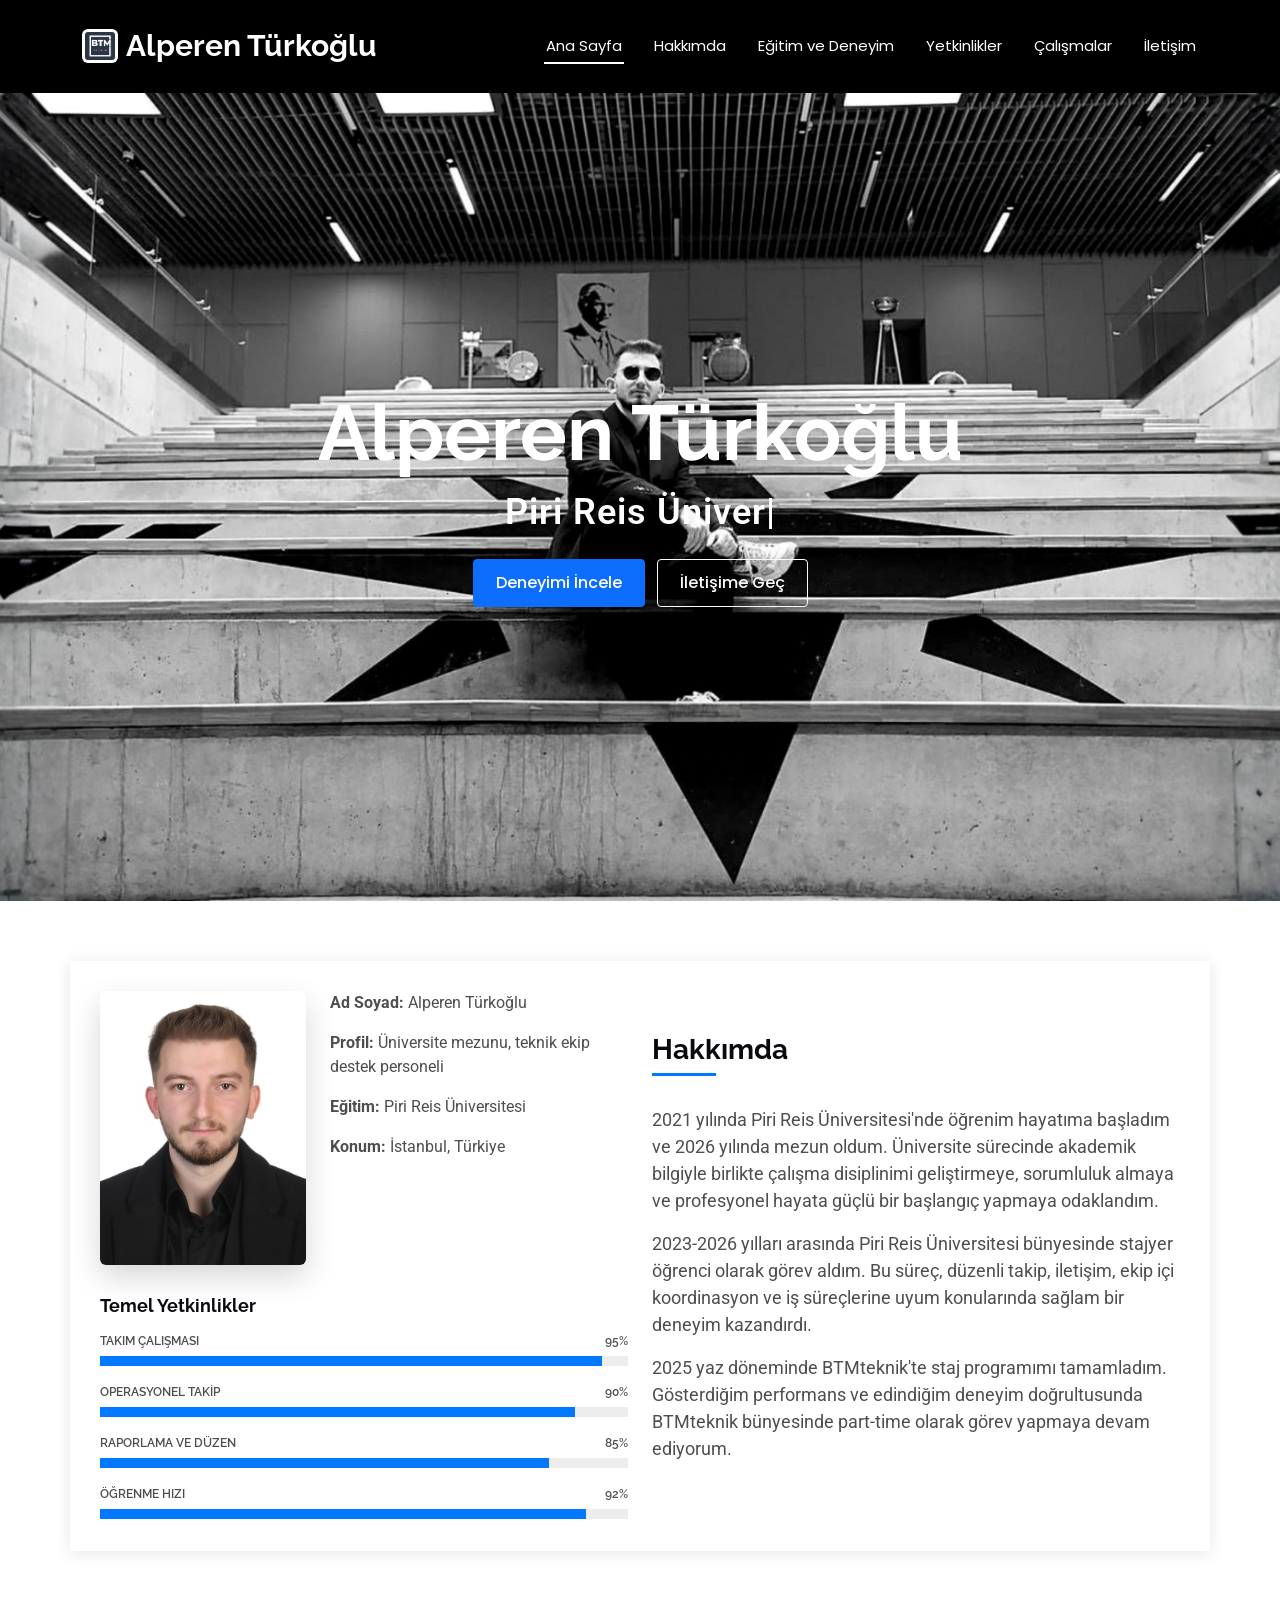
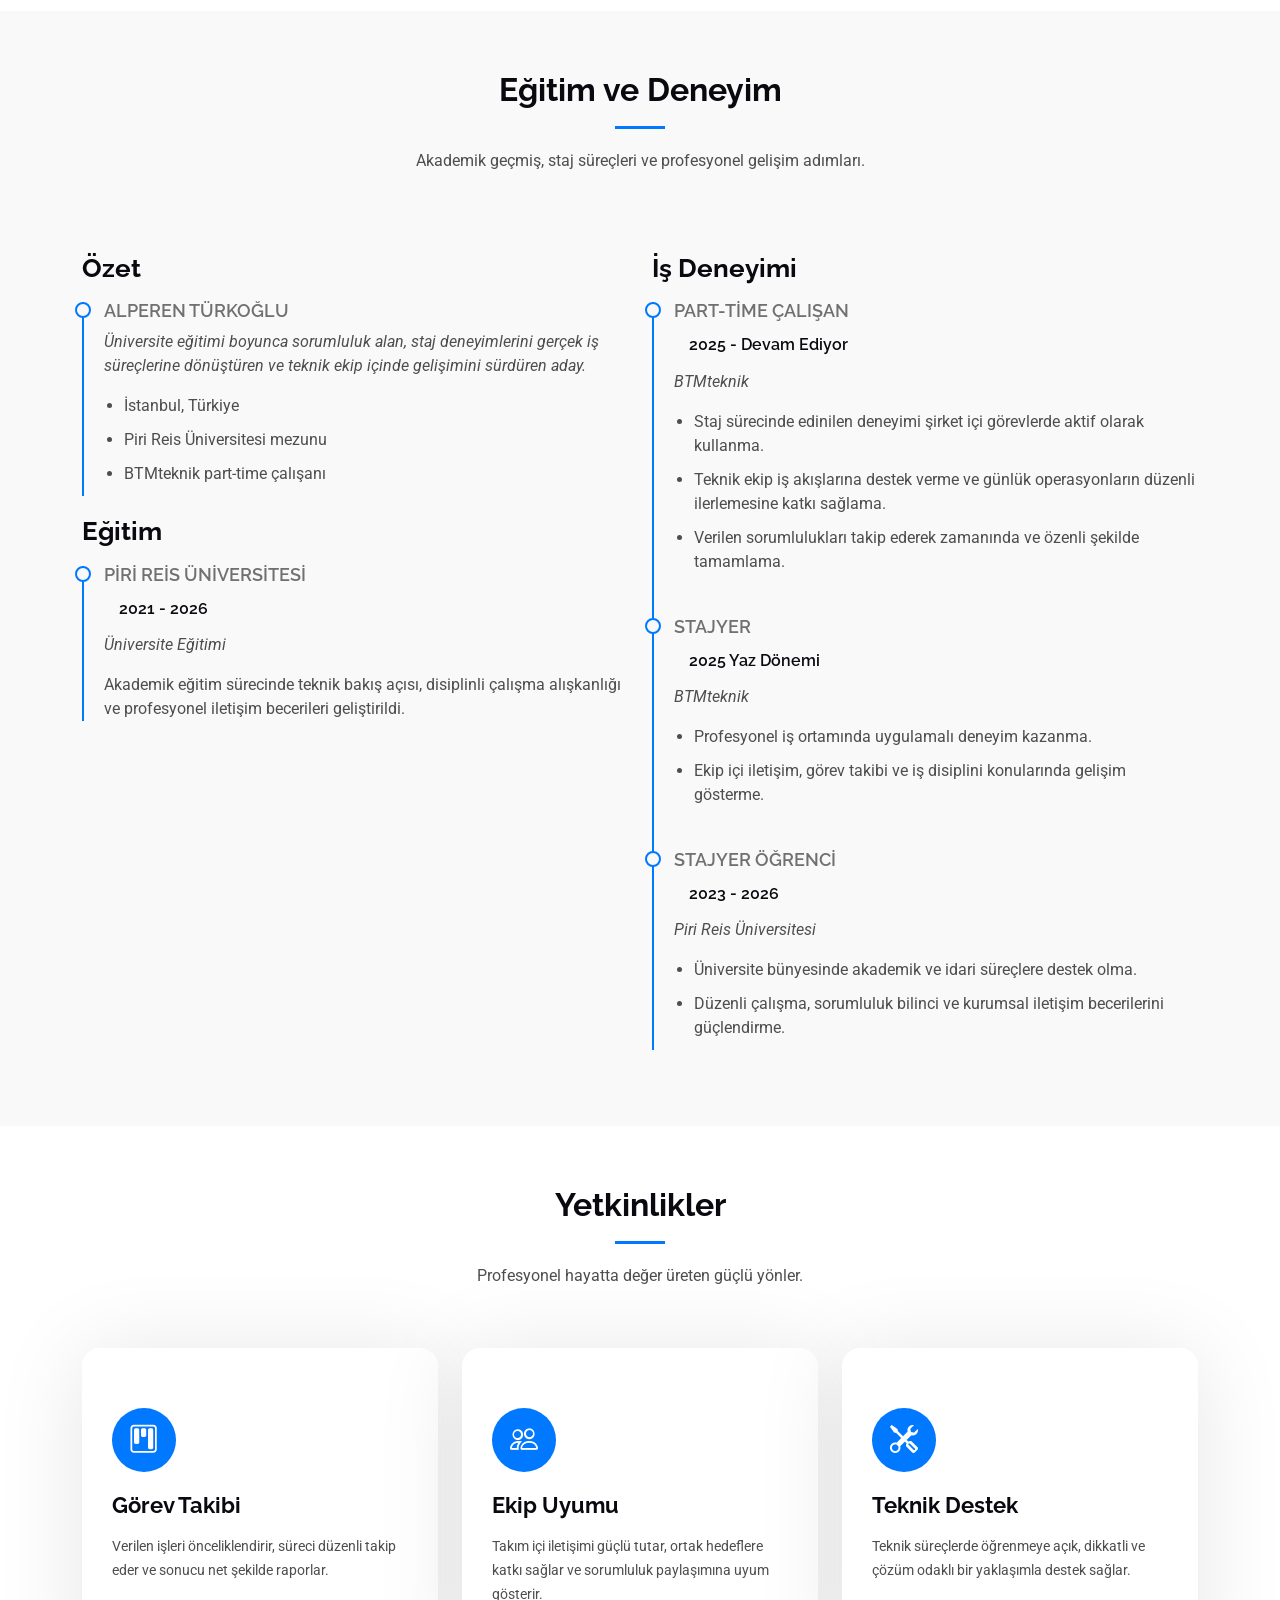
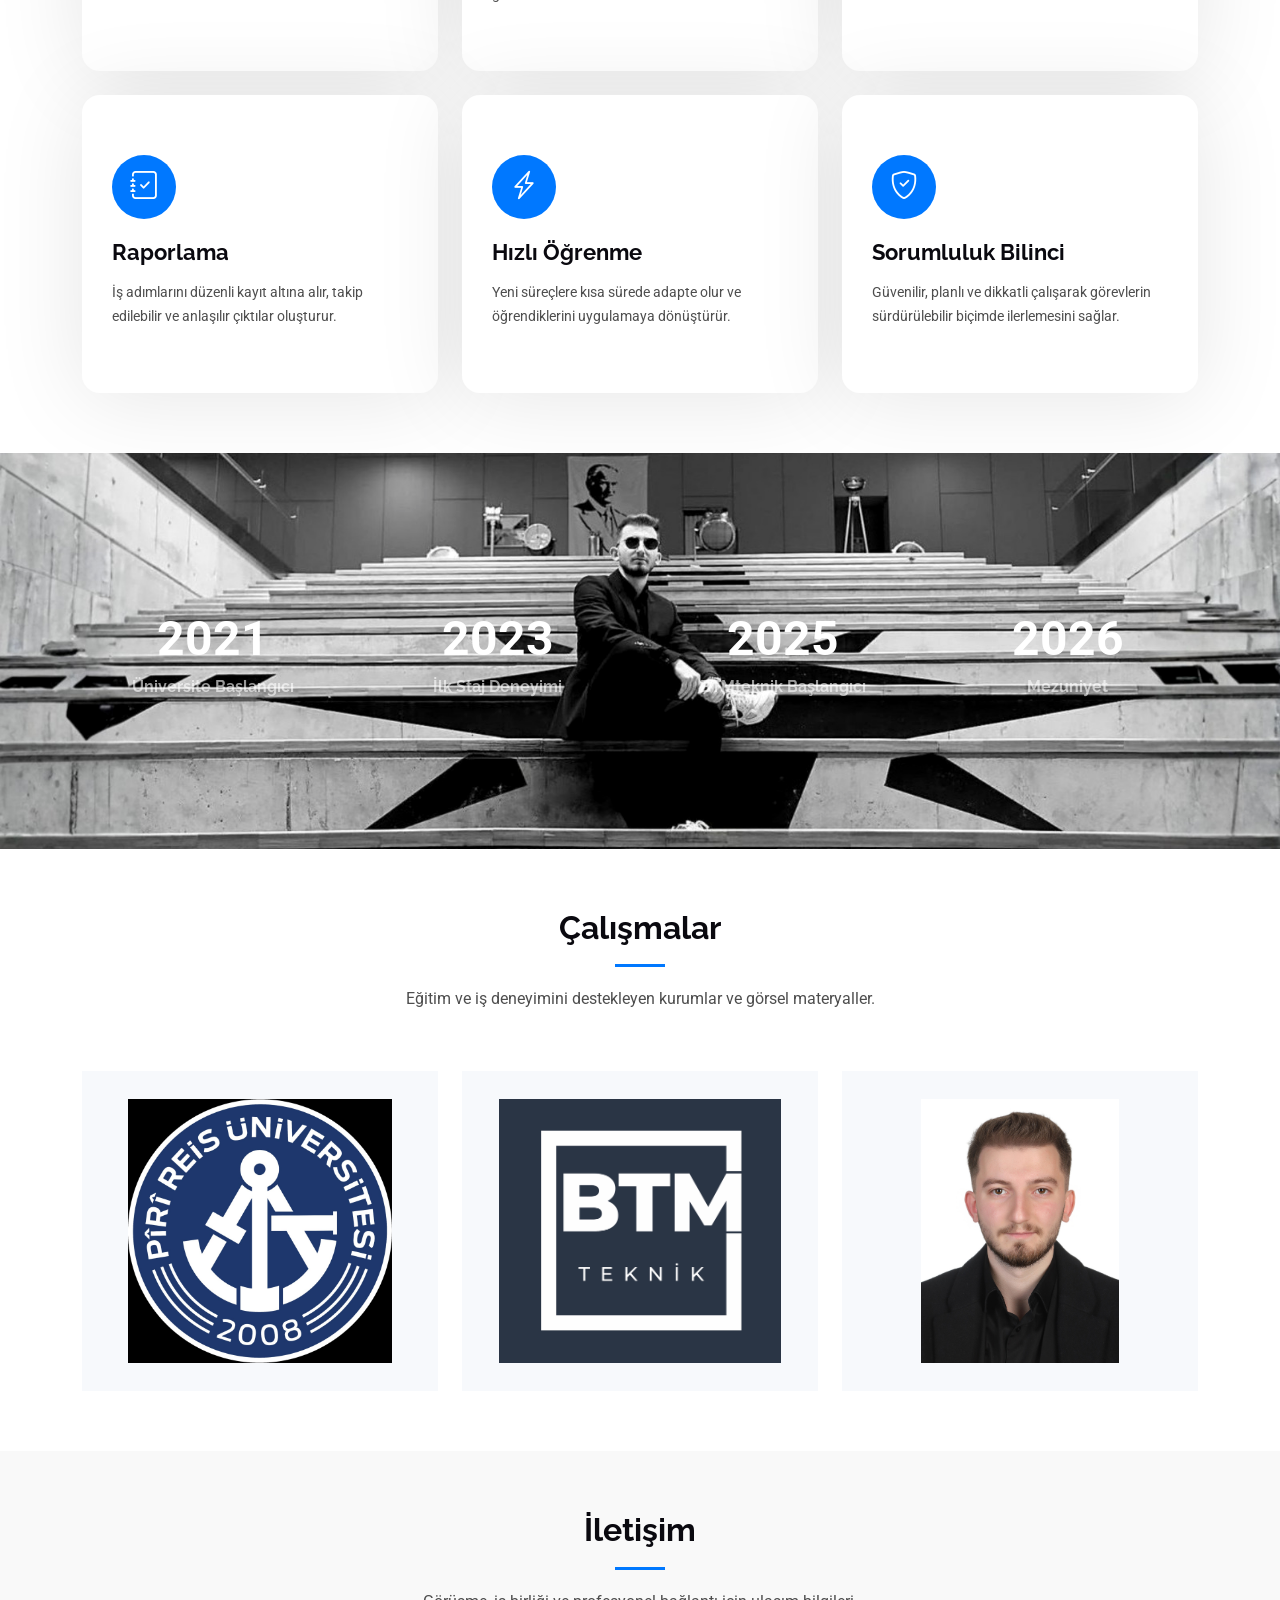
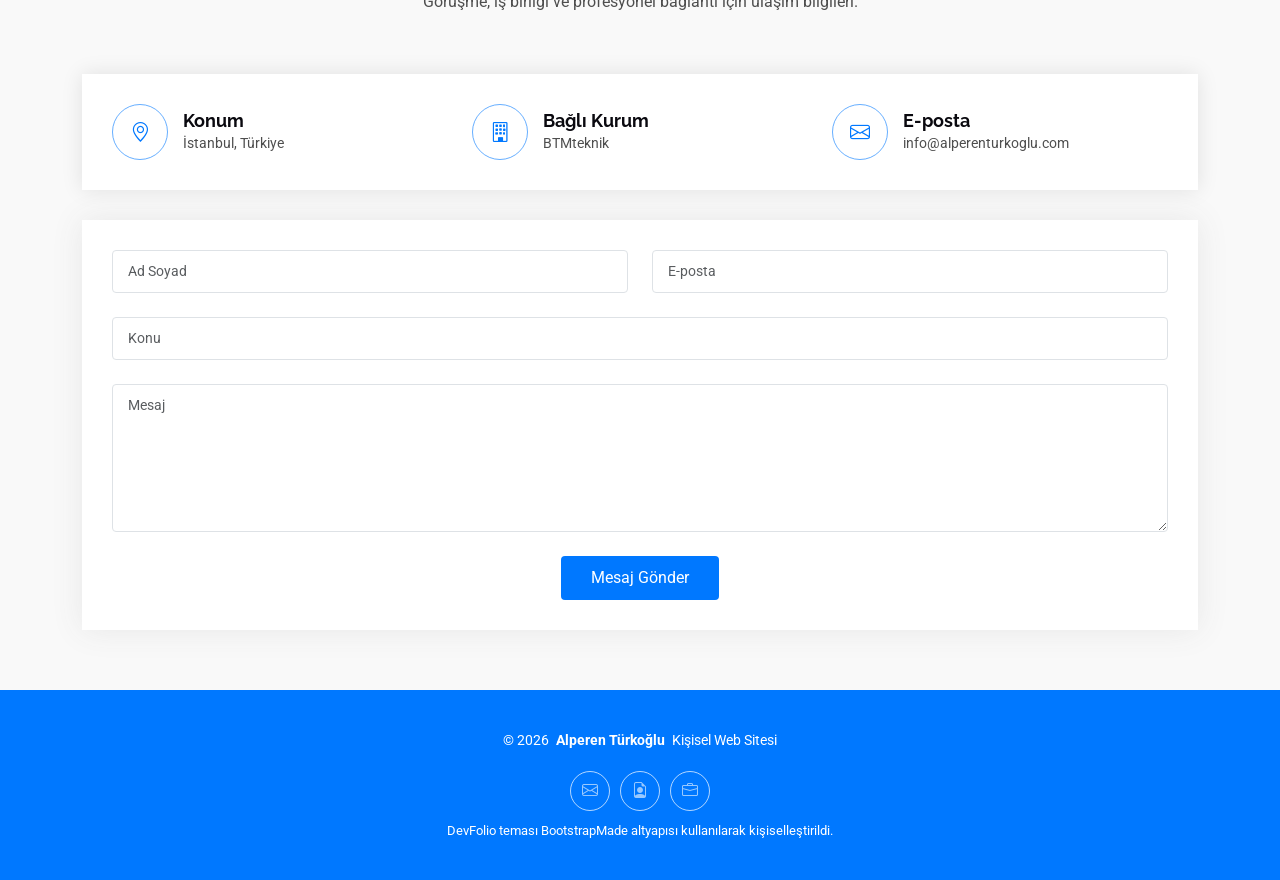
<file: DevFolio/index.html>
<!DOCTYPE html>
<html lang="tr">

<head>
  <meta charset="utf-8">
  <meta content="width=device-width, initial-scale=1.0" name="viewport">
  <title>Alperen Türkoğlu | Kişisel Web Sitesi</title>
  <meta name="description" content="Alperen Türkoğlu'nun eğitim, iş deneyimi, yetkinlik ve iletişim bilgilerini içeren kişisel web sitesi.">
  <meta name="keywords" content="Alperen Türkoğlu, Piri Reis Üniversitesi, BTMteknik, kişisel web sitesi, CV">

  <link href="assets/img/favicon.png" rel="icon">
  <link href="assets/img/apple-touch-icon.png" rel="apple-touch-icon">

  <link href="https://fonts.googleapis.com" rel="preconnect">
  <link href="https://fonts.gstatic.com" rel="preconnect" crossorigin>
  <link href="https://fonts.googleapis.com/css2?family=Roboto:wght@300;400;500;700&family=Poppins:wght@400;500;600;700&family=Raleway:wght@600;700;800&display=swap" rel="stylesheet">

  <link href="assets/vendor/bootstrap/css/bootstrap.min.css" rel="stylesheet">
  <link href="assets/vendor/bootstrap-icons/bootstrap-icons.css" rel="stylesheet">
  <link href="assets/vendor/aos/aos.css" rel="stylesheet">
  <link href="assets/vendor/glightbox/css/glightbox.min.css" rel="stylesheet">
  <link href="assets/vendor/swiper/swiper-bundle.min.css" rel="stylesheet">

  <link href="assets/css/main.css" rel="stylesheet">
</head>

<body class="index-page">

  <header id="header" class="header d-flex align-items-center sticky-top">
    <div class="container-fluid container-xl position-relative d-flex align-items-center justify-content-between">
      <a href="#hero" class="logo d-flex align-items-center">
        <img src="assets/img/btm-logo.png" alt="BTMteknik logosu">
        <h1 class="sitename">Alperen Türkoğlu</h1>
      </a>

      <nav id="navmenu" class="navmenu">
        <ul>
          <li><a href="#hero" class="active">Ana Sayfa</a></li>
          <li><a href="#about">Hakkımda</a></li>
          <li><a href="#resume">Eğitim ve Deneyim</a></li>
          <li><a href="#services">Yetkinlikler</a></li>
          <li><a href="#portfolio">Çalışmalar</a></li>
          <li><a href="#contact">İletişim</a></li>
        </ul>
        <i class="mobile-nav-toggle d-xl-none bi bi-list"></i>
      </nav>
    </div>
  </header>

  <main class="main">
    <section id="hero" class="hero section dark-background">
      <img src="assets/img/erkan-main.jpeg" alt="Alperen Türkoğlu çalışma ortamı" data-aos="fade-in">

      <div class="container d-flex flex-column align-items-center justify-content-center text-center" data-aos="fade-up" data-aos-delay="100">
        <h2>Alperen Türkoğlu</h2>
        <p><span class="typed" data-typed-items="Piri Reis Üniversitesi Mezunu, BTMteknik Part-Time Çalışanı, Gelişime Açık Takım Arkadaşı"></span></p>
        <div class="hero-actions">
          <a href="#resume" class="btn btn-primary">Deneyimi İncele</a>
          <a href="#contact" class="btn btn-outline-light">İletişime Geç</a>
        </div>
      </div>
    </section>

    <section id="about" class="about section">
      <div class="container" data-aos="fade-up" data-aos-delay="100">
        <div class="row gy-4 align-items-center">
          <div class="col-md-6">
            <div class="row justify-content-between gy-4">
              <div class="col-lg-5">
                <img src="assets/img/erkan-profile.jpg" class="img-fluid profile-photo" alt="Alperen Türkoğlu profil fotoğrafı">
              </div>
              <div class="col-lg-7 about-info">
                <p><strong>Ad Soyad: </strong> <span>Alperen Türkoğlu</span></p>
                <p><strong>Profil: </strong> <span>Üniversite mezunu, teknik ekip destek personeli</span></p>
                <p><strong>Eğitim: </strong> <span>Piri Reis Üniversitesi</span></p>
                <p><strong>Konum: </strong> <span>İstanbul, Türkiye</span></p>
              </div>
            </div>

            <div class="skills-content skills-animation">
              <h5>Temel Yetkinlikler</h5>
              <div class="progress">
                <span class="skill"><span>Takım Çalışması</span> <i class="val">95%</i></span>
                <div class="progress-bar-wrap">
                  <div class="progress-bar" role="progressbar" aria-valuenow="95" aria-valuemin="0" aria-valuemax="100"></div>
                </div>
              </div>
              <div class="progress">
                <span class="skill"><span>Operasyonel Takip</span> <i class="val">90%</i></span>
                <div class="progress-bar-wrap">
                  <div class="progress-bar" role="progressbar" aria-valuenow="90" aria-valuemin="0" aria-valuemax="100"></div>
                </div>
              </div>
              <div class="progress">
                <span class="skill"><span>Raporlama ve Düzen</span> <i class="val">85%</i></span>
                <div class="progress-bar-wrap">
                  <div class="progress-bar" role="progressbar" aria-valuenow="85" aria-valuemin="0" aria-valuemax="100"></div>
                </div>
              </div>
              <div class="progress">
                <span class="skill"><span>Öğrenme Hızı</span> <i class="val">92%</i></span>
                <div class="progress-bar-wrap">
                  <div class="progress-bar" role="progressbar" aria-valuenow="92" aria-valuemin="0" aria-valuemax="100"></div>
                </div>
              </div>
            </div>
          </div>

          <div class="col-md-6">
            <div class="about-me">
              <h4>Hakkımda</h4>
              <p>2021 yılında Piri Reis Üniversitesi'nde öğrenim hayatıma başladım ve 2026 yılında mezun oldum. Üniversite sürecinde akademik bilgiyle birlikte çalışma disiplinimi geliştirmeye, sorumluluk almaya ve profesyonel hayata güçlü bir başlangıç yapmaya odaklandım.</p>
              <p>2023-2026 yılları arasında Piri Reis Üniversitesi bünyesinde stajyer öğrenci olarak görev aldım. Bu süreç, düzenli takip, iletişim, ekip içi koordinasyon ve iş süreçlerine uyum konularında sağlam bir deneyim kazandırdı.</p>
              <p>2025 yaz döneminde BTMteknik'te staj programımı tamamladım. Gösterdiğim performans ve edindiğim deneyim doğrultusunda BTMteknik bünyesinde part-time olarak görev yapmaya devam ediyorum.</p>
            </div>
          </div>
        </div>
      </div>
    </section>

    <section id="resume" class="resume section light-background">
      <div class="container section-title" data-aos="fade-up">
        <h2>Eğitim ve Deneyim</h2>
        <p>Akademik geçmiş, staj süreçleri ve profesyonel gelişim adımları.</p>
      </div>

      <div class="container">
        <div class="row">
          <div class="col-lg-6" data-aos="fade-up" data-aos-delay="100">
            <h3 class="resume-title">Özet</h3>
            <div class="resume-item pb-0">
              <h4>Alperen Türkoğlu</h4>
              <p><em>Üniversite eğitimi boyunca sorumluluk alan, staj deneyimlerini gerçek iş süreçlerine dönüştüren ve teknik ekip içinde gelişimini sürdüren aday.</em></p>
              <ul>
                <li>İstanbul, Türkiye</li>
                <li>Piri Reis Üniversitesi mezunu</li>
                <li>BTMteknik part-time çalışanı</li>
              </ul>
            </div>

            <h3 class="resume-title">Eğitim</h3>
            <div class="resume-item">
              <h4>Piri Reis Üniversitesi</h4>
              <h5>2021 - 2026</h5>
              <p><em>Üniversite Eğitimi</em></p>
              <p>Akademik eğitim sürecinde teknik bakış açısı, disiplinli çalışma alışkanlığı ve profesyonel iletişim becerileri geliştirildi.</p>
            </div>
          </div>

          <div class="col-lg-6" data-aos="fade-up" data-aos-delay="200">
            <h3 class="resume-title">İş Deneyimi</h3>
            <div class="resume-item">
              <h4>Part-Time Çalışan</h4>
              <h5>2025 - Devam Ediyor</h5>
              <p><em>BTMteknik</em></p>
              <ul>
                <li>Staj sürecinde edinilen deneyimi şirket içi görevlerde aktif olarak kullanma.</li>
                <li>Teknik ekip iş akışlarına destek verme ve günlük operasyonların düzenli ilerlemesine katkı sağlama.</li>
                <li>Verilen sorumlulukları takip ederek zamanında ve özenli şekilde tamamlama.</li>
              </ul>
            </div>

            <div class="resume-item">
              <h4>Stajyer</h4>
              <h5>2025 Yaz Dönemi</h5>
              <p><em>BTMteknik</em></p>
              <ul>
                <li>Profesyonel iş ortamında uygulamalı deneyim kazanma.</li>
                <li>Ekip içi iletişim, görev takibi ve iş disiplini konularında gelişim gösterme.</li>
              </ul>
            </div>

            <div class="resume-item">
              <h4>Stajyer Öğrenci</h4>
              <h5>2023 - 2026</h5>
              <p><em>Piri Reis Üniversitesi</em></p>
              <ul>
                <li>Üniversite bünyesinde akademik ve idari süreçlere destek olma.</li>
                <li>Düzenli çalışma, sorumluluk bilinci ve kurumsal iletişim becerilerini güçlendirme.</li>
              </ul>
            </div>
          </div>
        </div>
      </div>
    </section>

    <section id="services" class="services section">
      <div class="container section-title" data-aos="fade-up">
        <h2>Yetkinlikler</h2>
        <p>Profesyonel hayatta değer üreten güçlü yönler.</p>
      </div>

      <div class="container">
        <div class="row gy-4">
          <div class="col-lg-4 col-md-6" data-aos="fade-up" data-aos-delay="100">
            <div class="service-item position-relative">
              <div class="icon"><i class="bi bi-kanban"></i></div>
              <h3>Görev Takibi</h3>
              <p>Verilen işleri önceliklendirir, süreci düzenli takip eder ve sonucu net şekilde raporlar.</p>
            </div>
          </div>

          <div class="col-lg-4 col-md-6" data-aos="fade-up" data-aos-delay="200">
            <div class="service-item position-relative">
              <div class="icon"><i class="bi bi-people"></i></div>
              <h3>Ekip Uyumu</h3>
              <p>Takım içi iletişimi güçlü tutar, ortak hedeflere katkı sağlar ve sorumluluk paylaşımına uyum gösterir.</p>
            </div>
          </div>

          <div class="col-lg-4 col-md-6" data-aos="fade-up" data-aos-delay="300">
            <div class="service-item position-relative">
              <div class="icon"><i class="bi bi-tools"></i></div>
              <h3>Teknik Destek</h3>
              <p>Teknik süreçlerde öğrenmeye açık, dikkatli ve çözüm odaklı bir yaklaşımla destek sağlar.</p>
            </div>
          </div>

          <div class="col-lg-4 col-md-6" data-aos="fade-up" data-aos-delay="400">
            <div class="service-item position-relative">
              <div class="icon"><i class="bi bi-journal-check"></i></div>
              <h3>Raporlama</h3>
              <p>İş adımlarını düzenli kayıt altına alır, takip edilebilir ve anlaşılır çıktılar oluşturur.</p>
            </div>
          </div>

          <div class="col-lg-4 col-md-6" data-aos="fade-up" data-aos-delay="500">
            <div class="service-item position-relative">
              <div class="icon"><i class="bi bi-lightning-charge"></i></div>
              <h3>Hızlı Öğrenme</h3>
              <p>Yeni süreçlere kısa sürede adapte olur ve öğrendiklerini uygulamaya dönüştürür.</p>
            </div>
          </div>

          <div class="col-lg-4 col-md-6" data-aos="fade-up" data-aos-delay="600">
            <div class="service-item position-relative">
              <div class="icon"><i class="bi bi-shield-check"></i></div>
              <h3>Sorumluluk Bilinci</h3>
              <p>Güvenilir, planlı ve dikkatli çalışarak görevlerin sürdürülebilir biçimde ilerlemesini sağlar.</p>
            </div>
          </div>
        </div>
      </div>
    </section>

    <section id="stats" class="stats section accent-background">
      <img src="assets/img/erkan-main.jpeg" alt="Çalışma deneyimi arka planı" data-aos="fade-in">
      <div class="container position-relative" data-aos="fade-up" data-aos-delay="100">
        <div class="row gy-4">
          <div class="col-lg-3 col-md-6">
            <div class="stats-item text-center w-100 h-100">
              <span data-purecounter-start="0" data-purecounter-end="2021" data-purecounter-duration="0" class="purecounter">2021</span>
              <p>Üniversite Başlangıcı</p>
            </div>
          </div>
          <div class="col-lg-3 col-md-6">
            <div class="stats-item text-center w-100 h-100">
              <span data-purecounter-start="0" data-purecounter-end="2023" data-purecounter-duration="0" class="purecounter">2023</span>
              <p>İlk Staj Deneyimi</p>
            </div>
          </div>
          <div class="col-lg-3 col-md-6">
            <div class="stats-item text-center w-100 h-100">
              <span data-purecounter-start="0" data-purecounter-end="2025" data-purecounter-duration="0" class="purecounter">2025</span>
              <p>BTMteknik Başlangıcı</p>
            </div>
          </div>
          <div class="col-lg-3 col-md-6">
            <div class="stats-item text-center w-100 h-100">
              <span data-purecounter-start="0" data-purecounter-end="2026" data-purecounter-duration="0" class="purecounter">2026</span>
              <p>Mezuniyet</p>
            </div>
          </div>
        </div>
      </div>
    </section>

    <section id="portfolio" class="portfolio section">
      <div class="container section-title" data-aos="fade-up">
        <h2>Çalışmalar</h2>
        <p>Eğitim ve iş deneyimini destekleyen kurumlar ve görsel materyaller.</p>
      </div>

      <div class="container">
        <div class="row gy-4" data-aos="fade-up" data-aos-delay="100">
          <div class="col-lg-4 col-md-6">
            <div class="portfolio-item">
              <img src="assets/img/pru-logo.jpeg" class="img-fluid" alt="Piri Reis Üniversitesi logosu">
              <div class="portfolio-info">
                <h4>Piri Reis Üniversitesi</h4>
                <p>2021-2026 eğitim ve 2023-2026 stajyer öğrenci deneyimi.</p>
                <a href="assets/img/pru-logo.jpeg" title="Piri Reis Üniversitesi" data-gallery="portfolio-gallery" class="glightbox preview-link"><i class="bi bi-zoom-in"></i></a>
              </div>
            </div>
          </div>

          <div class="col-lg-4 col-md-6">
            <div class="portfolio-item">
              <img src="assets/img/btm-logo.png" class="img-fluid" alt="BTMteknik logosu">
              <div class="portfolio-info">
                <h4>BTMteknik</h4>
                <p>2025 yaz stajı ve devam eden part-time görev.</p>
                <a href="assets/img/btm-logo.png" title="BTMteknik" data-gallery="portfolio-gallery" class="glightbox preview-link"><i class="bi bi-zoom-in"></i></a>
              </div>
            </div>
          </div>

          <div class="col-lg-4 col-md-6">
            <div class="portfolio-item">
              <img src="assets/img/erkan-profile.jpg" class="img-fluid" alt="Alperen Türkoğlu profil çalışması">
              <div class="portfolio-info">
                <h4>Kişisel Profil</h4>
                <p>Profesyonel CV, hakkımda ve iletişim bilgileri için tek sayfalı portfolyo.</p>
                <a href="assets/img/erkan-profile.jpg" title="Kişisel Profil" data-gallery="portfolio-gallery" class="glightbox preview-link"><i class="bi bi-zoom-in"></i></a>
              </div>
            </div>
          </div>
        </div>
      </div>
    </section>

    <section id="contact" class="contact section light-background">
      <div class="container section-title" data-aos="fade-up">
        <h2>İletişim</h2>
        <p>Görüşme, iş birliği ve profesyonel bağlantı için ulaşım bilgileri.</p>
      </div>

      <div class="container" data-aos="fade-up" data-aos-delay="100">
        <div class="info-wrap" data-aos="fade-up" data-aos-delay="200">
          <div class="row gy-5">
            <div class="col-lg-4">
              <div class="info-item d-flex align-items-center">
                <i class="bi bi-geo-alt flex-shrink-0"></i>
                <div>
                  <h3>Konum</h3>
                  <p>İstanbul, Türkiye</p>
                </div>
              </div>
            </div>

            <div class="col-lg-4">
              <div class="info-item d-flex align-items-center">
                <i class="bi bi-building flex-shrink-0"></i>
                <div>
                  <h3>Bağlı Kurum</h3>
                  <p>BTMteknik</p>
                </div>
              </div>
            </div>

            <div class="col-lg-4">
              <div class="info-item d-flex align-items-center">
                <i class="bi bi-envelope flex-shrink-0"></i>
                <div>
                  <h3>E-posta</h3>
                  <p>info@alperenturkoglu.com</p>
                </div>
              </div>
            </div>
          </div>
        </div>

        <form class="contact-form" action="mailto:info@alperenturkoglu.com" method="post" enctype="text/plain" data-aos="fade-up" data-aos-delay="300">
          <div class="row gy-4">
            <div class="col-md-6">
              <input type="text" name="Ad Soyad" class="form-control" placeholder="Ad Soyad" required>
            </div>
            <div class="col-md-6">
              <input type="email" name="E-posta" class="form-control" placeholder="E-posta" required>
            </div>
            <div class="col-md-12">
              <input type="text" name="Konu" class="form-control" placeholder="Konu" required>
            </div>
            <div class="col-md-12">
              <textarea class="form-control" name="Mesaj" rows="6" placeholder="Mesaj" required></textarea>
            </div>
            <div class="col-md-12 text-center">
              <button type="submit">Mesaj Gönder</button>
            </div>
          </div>
        </form>
      </div>
    </section>
  </main>

  <footer id="footer" class="footer accent-background">
    <div class="container">
      <div class="copyright text-center">
        <p>© <span>2026</span> <strong class="px-1 sitename">Alperen Türkoğlu</strong> <span>Kişisel Web Sitesi</span></p>
      </div>
      <div class="social-links d-flex justify-content-center">
        <a href="#contact" aria-label="E-posta"><i class="bi bi-envelope"></i></a>
        <a href="#resume" aria-label="CV"><i class="bi bi-file-earmark-person"></i></a>
        <a href="#portfolio" aria-label="Çalışmalar"><i class="bi bi-briefcase"></i></a>
      </div>
      <div class="credits">
        DevFolio teması BootstrapMade altyapısı kullanılarak kişiselleştirildi.
      </div>
    </div>
  </footer>

  <a href="#" id="scroll-top" class="scroll-top d-flex align-items-center justify-content-center"><i class="bi bi-arrow-up-short"></i></a>
  <div id="preloader"></div>

  <script src="assets/vendor/bootstrap/js/bootstrap.bundle.min.js"></script>
  <script src="assets/vendor/aos/aos.js"></script>
  <script src="assets/vendor/typed.js/typed.umd.js"></script>
  <script src="assets/vendor/waypoints/noframework.waypoints.js"></script>
  <script src="assets/vendor/purecounter/purecounter_vanilla.js"></script>
  <script src="assets/vendor/glightbox/js/glightbox.min.js"></script>
  <script src="assets/vendor/imagesloaded/imagesloaded.pkgd.min.js"></script>
  <script src="assets/vendor/isotope-layout/isotope.pkgd.min.js"></script>
  <script src="assets/vendor/swiper/swiper-bundle.min.js"></script>
  <script src="assets/js/main.js"></script>
</body>

</html>
</file>
<file: DevFolio/assets/css/main.css>
/**
* Template Name: DevFolio
* Template URL: https://bootstrapmade.com/devfolio-bootstrap-portfolio-html-template/
* Updated: Aug 07 2024 with Bootstrap v5.3.3
* Author: BootstrapMade.com
* License: https://bootstrapmade.com/license/
*/

/*--------------------------------------------------------------
# Font & Color Variables
# Help: https://bootstrapmade.com/color-system/
--------------------------------------------------------------*/
/* Fonts */
:root {
  --default-font: "Roboto",  system-ui, -apple-system, "Segoe UI", Roboto, "Helvetica Neue", Arial, "Noto Sans", "Liberation Sans", sans-serif, "Apple Color Emoji", "Segoe UI Emoji", "Segoe UI Symbol", "Noto Color Emoji";
  --heading-font: "Raleway",  sans-serif;
  --nav-font: "Poppins",  sans-serif;
}

/* Global Colors - The following color variables are used throughout the website. Updating them here will change the color scheme of the entire website */
:root { 
  --background-color: #ffffff; /* Background color for the entire website, including individual sections */
  --default-color: #4e4e4e; /* Default color used for the majority of the text content across the entire website */
  --heading-color: #0a090f; /* Color for headings, subheadings and title throughout the website */
  --accent-color: #0078ff; /* Accent color that represents your brand on the website. It's used for buttons, links, and other elements that need to stand out */
  --surface-color: #ffffff; /* The surface color is used as a background of boxed elements within sections, such as cards, icon boxes, or other elements that require a visual separation from the global background. */
  --contrast-color: #ffffff; /* Contrast color for text, ensuring readability against backgrounds of accent, heading, or default colors. */
}

/* Nav Menu Colors - The following color variables are used specifically for the navigation menu. They are separate from the global colors to allow for more customization options */
:root {
  --nav-color: #ffffff;  /* The default color of the main navmenu links */
  --nav-hover-color: #ffffff; /* Applied to main navmenu links when they are hovered over or active */
  --nav-mobile-background-color: #ffffff; /* Used as the background color for mobile navigation menu */
  --nav-dropdown-background-color: #ffffff; /* Used as the background color for dropdown items that appear when hovering over primary navigation items */
  --nav-dropdown-color: #212529; /* Used for navigation links of the dropdown items in the navigation menu. */
  --nav-dropdown-hover-color: #0078ff; /* Similar to --nav-hover-color, this color is applied to dropdown navigation links when they are hovered over. */
}

/* Color Presets - These classes override global colors when applied to any section or element, providing reuse of the sam color scheme. */

.light-background {
  --background-color: #f9f9f9;
  --surface-color: #ffffff;
}

.dark-background {
  --background-color: #060606;
  --default-color: #ffffff;
  --heading-color: #ffffff;
  --surface-color: #252525;
  --contrast-color: #ffffff;
}

.accent-background {
  --background-color: #0078ff;
  --default-color: #ffffff;
  --heading-color: #ffffff;
  --accent-color: #ffffff;
  --surface-color: #3393ff;
  --contrast-color: #ffffff;
}

/* Smooth scroll */
:root {
  scroll-behavior: smooth;
}

/*--------------------------------------------------------------
# General Styling & Shared Classes
--------------------------------------------------------------*/
body {
  color: var(--default-color);
  background-color: var(--background-color);
  font-family: var(--default-font);
}

a {
  color: var(--accent-color);
  text-decoration: none;
  transition: 0.3s;
}

a:hover {
  color: color-mix(in srgb, var(--accent-color), transparent 25%);
  text-decoration: none;
}

h1,
h2,
h3,
h4,
h5,
h6 {
  color: var(--heading-color);
  font-family: var(--heading-font);
}

/* PHP Email Form Messages
------------------------------*/
.php-email-form .error-message {
  display: none;
  background: #df1529;
  color: #ffffff;
  text-align: left;
  padding: 15px;
  margin-bottom: 24px;
  font-weight: 600;
}

.php-email-form .sent-message {
  display: none;
  color: #ffffff;
  background: #059652;
  text-align: center;
  padding: 15px;
  margin-bottom: 24px;
  font-weight: 600;
}

.php-email-form .loading {
  display: none;
  background: var(--surface-color);
  text-align: center;
  padding: 15px;
  margin-bottom: 24px;
}

.php-email-form .loading:before {
  content: "";
  display: inline-block;
  border-radius: 50%;
  width: 24px;
  height: 24px;
  margin: 0 10px -6px 0;
  border: 3px solid var(--accent-color);
  border-top-color: var(--surface-color);
  animation: php-email-form-loading 1s linear infinite;
}

@keyframes php-email-form-loading {
  0% {
    transform: rotate(0deg);
  }

  100% {
    transform: rotate(360deg);
  }
}

/*--------------------------------------------------------------
# Global Header
--------------------------------------------------------------*/
.header {
  --background-color: #000000;
  --default-color: #ffffff;
  --heading-color: #ffffff;
  color: var(--default-color);
  background-color: var(--background-color);
  padding: 20px 0;
  transition: all 0.5s;
  z-index: 997;
}

.header .logo {
  line-height: 1;
}

.header .logo img {
  max-height: 32px;
  margin-right: 8px;
}

.header .logo h1 {
  font-size: 30px;
  margin: 0;
  font-weight: 700;
  color: var(--heading-color);
}

.scrolled .header {
  box-shadow: 0px 0 18px rgba(0, 0, 0, 0.1);
}

/*--------------------------------------------------------------
# Navigation Menu
--------------------------------------------------------------*/
/* Desktop Navigation */
@media (min-width: 1200px) {
  .navmenu {
    padding: 0;
  }

  .navmenu ul {
    margin: 0;
    padding: 0;
    display: flex;
    list-style: none;
    align-items: center;
  }

  .navmenu li {
    position: relative;
  }

  .navmenu>ul>li {
    white-space: nowrap;
    padding: 15px 14px;
  }

  .navmenu>ul>li:last-child {
    padding-right: 0;
  }

  .navmenu a,
  .navmenu a:focus {
    color: var(--nav-color);
    font-size: 15px;
    padding: 0 2px;
    font-family: var(--nav-font);
    font-weight: 400;
    display: flex;
    align-items: center;
    justify-content: space-between;
    white-space: nowrap;
    transition: 0.3s;
    position: relative;
  }

  .navmenu a i,
  .navmenu a:focus i {
    font-size: 12px;
    line-height: 0;
    margin-left: 5px;
    transition: 0.3s;
  }

  .navmenu>ul>li>a:before {
    content: "";
    position: absolute;
    width: 100%;
    height: 2px;
    bottom: -6px;
    left: 0;
    background-color: var(--nav-hover-color);
    visibility: hidden;
    width: 0px;
    transition: all 0.3s ease-in-out 0s;
  }

  .navmenu a:hover:before,
  .navmenu li:hover>a:before,
  .navmenu .active:before {
    visibility: visible;
    width: 100%;
  }

  .navmenu li:hover>a,
  .navmenu .active,
  .navmenu .active:focus {
    color: var(--nav-hover-color);
  }

  .navmenu .dropdown ul {
    margin: 0;
    padding: 10px 0;
    background: var(--nav-dropdown-background-color);
    display: block;
    position: absolute;
    visibility: hidden;
    left: 14px;
    top: 130%;
    opacity: 0;
    transition: 0.3s;
    border-radius: 4px;
    z-index: 99;
    box-shadow: 0px 0px 30px rgba(0, 0, 0, 0.1);
  }

  .navmenu .dropdown ul li {
    min-width: 200px;
  }

  .navmenu .dropdown ul a {
    padding: 10px 20px;
    font-size: 15px;
    text-transform: none;
    color: var(--nav-dropdown-color);
  }

  .navmenu .dropdown ul a i {
    font-size: 12px;
  }

  .navmenu .dropdown ul a:hover,
  .navmenu .dropdown ul .active:hover,
  .navmenu .dropdown ul li:hover>a {
    color: var(--nav-dropdown-hover-color);
  }

  .navmenu .dropdown:hover>ul {
    opacity: 1;
    top: 100%;
    visibility: visible;
  }

  .navmenu .dropdown .dropdown ul {
    top: 0;
    left: -90%;
    visibility: hidden;
  }

  .navmenu .dropdown .dropdown:hover>ul {
    opacity: 1;
    top: 0;
    left: -100%;
    visibility: visible;
  }
}

/* Mobile Navigation */
@media (max-width: 1199px) {
  .mobile-nav-toggle {
    color: var(--nav-color);
    font-size: 28px;
    line-height: 0;
    margin-right: 10px;
    cursor: pointer;
    transition: color 0.3s;
  }

  .navmenu {
    padding: 0;
    z-index: 9997;
  }

  .navmenu ul {
    display: none;
    list-style: none;
    position: absolute;
    inset: 60px 20px 20px 20px;
    padding: 10px 0;
    margin: 0;
    border-radius: 6px;
    background-color: var(--nav-mobile-background-color);
    border: 1px solid color-mix(in srgb, var(--default-color), transparent 90%);
    box-shadow: none;
    overflow-y: auto;
    transition: 0.3s;
    z-index: 9998;
  }

  .navmenu a,
  .navmenu a:focus {
    color: var(--nav-dropdown-color);
    padding: 10px 20px;
    font-family: var(--nav-font);
    font-size: 17px;
    font-weight: 500;
    display: flex;
    align-items: center;
    justify-content: space-between;
    white-space: nowrap;
    transition: 0.3s;
  }

  .navmenu a i,
  .navmenu a:focus i {
    font-size: 12px;
    line-height: 0;
    margin-left: 5px;
    width: 30px;
    height: 30px;
    display: flex;
    align-items: center;
    justify-content: center;
    border-radius: 50%;
    transition: 0.3s;
    background-color: color-mix(in srgb, var(--accent-color), transparent 90%);
  }

  .navmenu a i:hover,
  .navmenu a:focus i:hover {
    background-color: var(--accent-color);
    color: var(--contrast-color);
  }

  .navmenu a:hover,
  .navmenu .active,
  .navmenu .active:focus {
    color: var(--nav-dropdown-hover-color);
  }

  .navmenu .active i,
  .navmenu .active:focus i {
    background-color: var(--accent-color);
    color: var(--contrast-color);
    transform: rotate(180deg);
  }

  .navmenu .dropdown ul {
    position: static;
    display: none;
    z-index: 99;
    padding: 10px 0;
    margin: 10px 20px;
    background-color: var(--nav-dropdown-background-color);
    transition: all 0.5s ease-in-out;
  }

  .navmenu .dropdown ul ul {
    background-color: rgba(33, 37, 41, 0.1);
  }

  .navmenu .dropdown>.dropdown-active {
    display: block;
    background-color: rgba(33, 37, 41, 0.03);
  }

  .mobile-nav-active {
    overflow: hidden;
  }

  .mobile-nav-active .mobile-nav-toggle {
    color: #fff;
    position: absolute;
    font-size: 32px;
    top: 15px;
    right: 15px;
    margin-right: 0;
    z-index: 9999;
  }

  .mobile-nav-active .navmenu {
    position: fixed;
    overflow: hidden;
    inset: 0;
    background: rgba(33, 37, 41, 0.8);
    transition: 0.3s;
  }

  .mobile-nav-active .navmenu>ul {
    display: block;
  }
}

/*--------------------------------------------------------------
# Global Footer
--------------------------------------------------------------*/
.footer {
  color: var(--default-color);
  background-color: var(--background-color);
  font-size: 14px;
  padding: 40px 0;
  position: relative;
}

.footer .copyright p {
  margin-bottom: 0;
}

.footer .social-links {
  margin-top: 20px;
}

.footer .social-links a {
  display: flex;
  align-items: center;
  justify-content: center;
  width: 40px;
  height: 40px;
  border-radius: 50%;
  border: 1px solid color-mix(in srgb, var(--default-color), transparent 30%);
  font-size: 16px;
  color: color-mix(in srgb, var(--default-color), transparent 40%);
  margin: 0 5px;
  transition: 0.3s;
}

.footer .social-links a:hover {
  color: var(--default-color);
  border-color: var(--default-color);
}

.footer .credits {
  margin-top: 10px;
  font-size: 13px;
  text-align: center;
}

.footer .credits a {
  color: color-mix(in srgb, var(--default-color), transparent 30%);
}

/*--------------------------------------------------------------
# Preloader
--------------------------------------------------------------*/
#preloader {
  position: fixed;
  inset: 0;
  z-index: 999999;
  overflow: hidden;
  background: var(--background-color);
  transition: all 0.6s ease-out;
}

#preloader:before {
  content: "";
  position: fixed;
  top: calc(50% - 30px);
  left: calc(50% - 30px);
  border: 6px solid #ffffff;
  border-color: var(--accent-color) transparent var(--accent-color) transparent;
  border-radius: 50%;
  width: 60px;
  height: 60px;
  animation: animate-preloader 1.5s linear infinite;
}

@keyframes animate-preloader {
  0% {
    transform: rotate(0deg);
  }

  100% {
    transform: rotate(360deg);
  }
}

/*--------------------------------------------------------------
# Scroll Top Button
--------------------------------------------------------------*/
.scroll-top {
  position: fixed;
  visibility: hidden;
  opacity: 0;
  right: 15px;
  bottom: -15px;
  z-index: 99999;
  background-color: var(--accent-color);
  width: 44px;
  height: 44px;
  border-radius: 50px;
  transition: all 0.4s;
}

.scroll-top i {
  font-size: 24px;
  color: var(--contrast-color);
  line-height: 0;
}

.scroll-top:hover {
  background-color: color-mix(in srgb, var(--accent-color), transparent 20%);
  color: var(--contrast-color);
}

.scroll-top.active {
  visibility: visible;
  opacity: 1;
  bottom: 15px;
}

/*--------------------------------------------------------------
# Disable aos animation delay on mobile devices
--------------------------------------------------------------*/
@media screen and (max-width: 768px) {
  [data-aos-delay] {
    transition-delay: 0 !important;
  }
}

/*--------------------------------------------------------------
# Global Page Titles & Breadcrumbs
--------------------------------------------------------------*/
.page-title {
  --background-color: color-mix(in srgb, var(--default-color), transparent 96%);
  color: var(--default-color);
  background-color: var(--background-color);
  padding: 25px 0;
  position: relative;
}

.page-title h1 {
  font-size: 24px;
  font-weight: 700;
}

.page-title .breadcrumbs ol {
  display: flex;
  flex-wrap: wrap;
  list-style: none;
  padding: 0;
  margin: 0;
  font-size: 14px;
  font-weight: 400;
}

.page-title .breadcrumbs ol li+li {
  padding-left: 10px;
}

.page-title .breadcrumbs ol li+li::before {
  content: "/";
  display: inline-block;
  padding-right: 10px;
  color: color-mix(in srgb, var(--default-color), transparent 70%);
}

/*--------------------------------------------------------------
# Global Sections
--------------------------------------------------------------*/
section,
.section {
  color: var(--default-color);
  background-color: var(--background-color);
  padding: 60px 0;
  scroll-margin-top: 92px;
  overflow: clip;
}

@media (max-width: 1199px) {

  section,
  .section {
    scroll-margin-top: 76px;
  }
}

/*--------------------------------------------------------------
# Global Section Titles
--------------------------------------------------------------*/
.section-title {
  text-align: center;
  padding-bottom: 60px;
  position: relative;
}

.section-title h2 {
  font-size: 32px;
  font-weight: 700;
  margin-bottom: 20px;
  padding-bottom: 20px;
  position: relative;
}

.section-title h2:after {
  content: "";
  position: absolute;
  display: block;
  width: 50px;
  height: 3px;
  background: var(--accent-color);
  left: 0;
  right: 0;
  bottom: 0;
  margin: auto;
}

.section-title p {
  margin-bottom: 0;
}

/*--------------------------------------------------------------
# Hero Section
--------------------------------------------------------------*/
.hero {
  width: 100%;
  min-height: calc(100vh - 92px);
  position: relative;
  padding: 60px 0;
  display: flex;
  align-items: center;
  justify-content: center;
}

.hero img {
  position: absolute;
  inset: 0;
  display: block;
  width: 100%;
  height: 100%;
  object-fit: cover;
  z-index: 1;
}

.hero:before {
  content: "";
  background: color-mix(in srgb, var(--background-color), transparent 30%);
  position: absolute;
  inset: 0;
  z-index: 2;
}

.hero .container {
  position: relative;
  z-index: 3;
}

.hero h2 {
  margin: 0;
  font-size: 64px;
  font-weight: 700;
}

.hero p {
  margin: 5px 0 0 0;
  font-size: 36px;
  font-weight: 600;
}

.hero p span {
  letter-spacing: 1px;
}

@media (max-width: 768px) {
  .hero h2 {
    font-size: 32px;
  }

  .hero p {
    font-size: 20px;
  }
}

/*--------------------------------------------------------------
# About Section
--------------------------------------------------------------*/
.about .container {
  background-color: var(--surface-color);
  box-shadow: 0px 2px 15px rgba(0, 0, 0, 0.1);
  padding: 30px;
}

.about .skills-content h5 {
  font-size: 18px;
  font-weight: 700;
  margin: 30px 0 15px 0;
}

.about .progress {
  height: 36px;
  display: block;
  background: none;
  border-radius: 0;
  margin-top: 15px;
}

.about .progress .skill {
  color: var(--default-color);
  padding: 0;
  margin: 0 0 6px 0;
  text-transform: uppercase;
  display: block;
  font-weight: 600;
  font-family: var(--heading-font);
}

.about .progress .skill .val {
  float: right;
  font-style: normal;
}

.about .progress-bar-wrap {
  background: color-mix(in srgb, var(--default-color), transparent 90%);
  height: 10px;
}

.about .progress-bar {
  width: 1px;
  height: 10px;
  transition: 0.9s;
  background-color: var(--accent-color);
}

.about .about-me h4 {
  font-size: 28px;
  position: relative;
  padding-bottom: 10px;
  margin-bottom: 30px;
  font-weight: 700;
}

.about .about-me h4:after {
  content: "";
  position: absolute;
  display: block;
  width: 64px;
  height: 3px;
  background: var(--accent-color);
  left: 0;
  bottom: 0;
  margin: auto;
}

.about .about-me p {
  font-size: 18px;
}

/*--------------------------------------------------------------
# Resume Section
--------------------------------------------------------------*/
.resume .resume-title {
  color: var(--heading-color);
  font-size: 26px;
  font-weight: 700;
  margin-top: 20px;
  margin-bottom: 20px;
}

.resume .resume-item {
  padding: 0 0 20px 20px;
  margin-top: -2px;
  border-left: 2px solid var(--accent-color);
  position: relative;
}

.resume .resume-item h4 {
  line-height: 18px;
  font-size: 18px;
  font-weight: 600;
  text-transform: uppercase;
  color: color-mix(in srgb, var(--default-color), transparent 20%);
  margin-bottom: 10px;
}

.resume .resume-item h5 {
  font-size: 16px;
  padding: 5px 15px;
  display: inline-block;
  font-weight: 600;
  margin-bottom: 10px;
}

.resume .resume-item ul {
  padding-left: 20px;
}

.resume .resume-item ul li {
  padding-bottom: 10px;
}

.resume .resume-item:last-child {
  padding-bottom: 0;
}

.resume .resume-item::before {
  content: "";
  position: absolute;
  width: 16px;
  height: 16px;
  border-radius: 50px;
  left: -9px;
  top: 0;
  background: var(--background-color);
  border: 2px solid var(--accent-color);
}

/*--------------------------------------------------------------
# Services Section
--------------------------------------------------------------*/
.services .service-item {
  background-color: var(--surface-color);
  box-shadow: 0px 5px 90px 0px rgba(0, 0, 0, 0.1);
  padding: 60px 30px;
  transition: all ease-in-out 0.3s;
  border-radius: 18px;
  border-bottom: 5px solid var(--surface-color);
  height: 100%;
}

.services .service-item .icon {
  color: var(--contrast-color);
  background: var(--accent-color);
  margin: 0;
  width: 64px;
  height: 64px;
  border-radius: 50px;
  display: flex;
  align-items: center;
  justify-content: center;
  margin-bottom: 20px;
  font-size: 28px;
  transition: ease-in-out 0.3s;
}

.services .service-item h3 {
  font-weight: 700;
  margin: 10px 0 15px 0;
  font-size: 22px;
  transition: ease-in-out 0.3s;
}

.services .service-item p {
  line-height: 24px;
  font-size: 14px;
  margin-bottom: 0;
}

@media (min-width: 1365px) {
  .services .service-item:hover {
    transform: translateY(-10px);
    border-color: var(--accent-color);
  }

  .services .service-item:hover h3 {
    color: var(--accent-color);
  }
}

/*--------------------------------------------------------------
# Stats Section
--------------------------------------------------------------*/
.stats {
  position: relative;
  padding: 120px 0;
}

.stats img {
  position: absolute;
  inset: 0;
  display: block;
  width: 100%;
  height: 100%;
  object-fit: cover;
  z-index: 1;
}

.stats:before {
  content: "";
  background: color-mix(in srgb, var(--background-color), transparent 40%);
  position: absolute;
  inset: 0;
  z-index: 2;
}

.stats .container {
  position: relative;
  z-index: 3;
}

.stats .stats-item {
  padding: 30px;
  width: 100%;
}

.stats .stats-item span {
  font-size: 48px;
  display: block;
  color: var(--default-color);
  font-weight: 700;
}

.stats .stats-item p {
  padding: 0;
  margin: 0;
  font-family: var(--heading-font);
  font-size: 16px;
  font-weight: 700;
  color: color-mix(in srgb, var(--default-color), transparent 40%);
}

/*--------------------------------------------------------------
# Portfolio Section
--------------------------------------------------------------*/
.portfolio .portfolio-filters {
  padding: 0;
  margin: 0 auto 20px auto;
  list-style: none;
  text-align: center;
}

.portfolio .portfolio-filters li {
  cursor: pointer;
  display: inline-block;
  padding: 0;
  font-size: 16px;
  font-weight: 600;
  margin: 0 10px;
  line-height: 1;
  text-transform: uppercase;
  margin-bottom: 5px;
  transition: all 0.3s ease-in-out;
}

.portfolio .portfolio-filters li:hover,
.portfolio .portfolio-filters li.filter-active {
  color: var(--accent-color);
}

.portfolio .portfolio-filters li:first-child {
  margin-left: 0;
}

.portfolio .portfolio-filters li:last-child {
  margin-right: 0;
}

@media (max-width: 575px) {
  .portfolio .portfolio-filters li {
    font-size: 14px;
    margin: 0 5px;
  }
}

.portfolio .portfolio-item {
  position: relative;
}

.portfolio .portfolio-item .portfolio-info {
  opacity: 0;
  position: absolute;
  left: 30px;
  right: 30px;
  bottom: 0;
  z-index: 3;
  transition: all ease-in-out 0.3s;
  background: color-mix(in srgb, var(--background-color), transparent 10%);
  padding: 15px;
}

.portfolio .portfolio-item .portfolio-info h4 {
  font-size: 18px;
  font-weight: 600;
  padding-right: 50px;
}

.portfolio .portfolio-item .portfolio-info p {
  color: color-mix(in srgb, var(--default-color), transparent 30%);
  font-size: 14px;
  margin-bottom: 0;
  padding-right: 50px;
}

.portfolio .portfolio-item .portfolio-info .preview-link,
.portfolio .portfolio-item .portfolio-info .details-link {
  position: absolute;
  right: 50px;
  font-size: 24px;
  top: calc(50% - 14px);
  color: color-mix(in srgb, var(--default-color), transparent 30%);
  transition: 0.3s;
  line-height: 0;
}

.portfolio .portfolio-item .portfolio-info .preview-link:hover,
.portfolio .portfolio-item .portfolio-info .details-link:hover {
  color: var(--accent-color);
}

.portfolio .portfolio-item .portfolio-info .details-link {
  right: 14px;
  font-size: 28px;
}

.portfolio .portfolio-item:hover .portfolio-info {
  opacity: 1;
  bottom: 20px;
}

/*--------------------------------------------------------------
# Pricing Section
--------------------------------------------------------------*/
.pricing .pricing-item {
  border-bottom: 1px dashed color-mix(in srgb, var(--default-color), transparent 60%);
  width: 100%;
  height: 100%;
  padding: 0 0 15px 0;
}

.pricing .pricing-item h3 {
  margin: 0;
  font-size: 20px;
  font-weight: 600;
}

.pricing .pricing-item h4 {
  margin: 0;
  font-size: 18px;
  color: var(--accent-color);
}

/*--------------------------------------------------------------
# Faq Section
--------------------------------------------------------------*/
.faq .content h3 {
  font-weight: 400;
  font-size: 34px;
}

.faq .content p {
  font-size: 15px;
  color: color-mix(in srgb, var(--default-color), transparent 30%);
}

.faq .faq-container .faq-item {
  background-color: var(--surface-color);
  position: relative;
  padding: 20px;
  margin-bottom: 20px;
  box-shadow: 0px 5px 25px 0px rgba(0, 0, 0, 0.1);
  overflow: hidden;
}

.faq .faq-container .faq-item:last-child {
  margin-bottom: 0;
}

.faq .faq-container .faq-item h3 {
  font-weight: 600;
  font-size: 18px;
  line-height: 24px;
  margin: 0 30px 0 0;
  transition: 0.3s;
  cursor: pointer;
  display: flex;
  align-items: flex-start;
}

.faq .faq-container .faq-item h3 .num {
  color: var(--accent-color);
  padding-right: 5px;
}

.faq .faq-container .faq-item h3:hover {
  color: var(--accent-color);
}

.faq .faq-container .faq-item .faq-content {
  display: grid;
  grid-template-rows: 0fr;
  transition: 0.3s ease-in-out;
  visibility: hidden;
  opacity: 0;
}

.faq .faq-container .faq-item .faq-content p {
  margin-bottom: 0;
  overflow: hidden;
}

.faq .faq-container .faq-item .faq-toggle {
  position: absolute;
  top: 20px;
  right: 20px;
  font-size: 16px;
  line-height: 0;
  transition: 0.3s;
  cursor: pointer;
}

.faq .faq-container .faq-item .faq-toggle:hover {
  color: var(--accent-color);
}

.faq .faq-container .faq-active h3 {
  color: var(--accent-color);
}

.faq .faq-container .faq-active .faq-content {
  grid-template-rows: 1fr;
  visibility: visible;
  opacity: 1;
  padding-top: 10px;
}

.faq .faq-container .faq-active .faq-toggle {
  transform: rotate(90deg);
  color: var(--accent-color);
}

/*--------------------------------------------------------------
# Testimonials Section
--------------------------------------------------------------*/
.testimonials {
  padding: 80px 0;
  position: relative;
}

.testimonials:before {
  content: "";
  background: color-mix(in srgb, var(--background-color), transparent 30%);
  position: absolute;
  inset: 0;
  z-index: 2;
}

.testimonials .testimonials-bg {
  position: absolute;
  inset: 0;
  display: block;
  width: 100%;
  height: 100%;
  object-fit: cover;
  z-index: 1;
}

.testimonials .container {
  position: relative;
  z-index: 3;
}

.testimonials .testimonials-carousel,
.testimonials .testimonials-slider {
  overflow: hidden;
}

.testimonials .testimonial-item {
  text-align: center;
}

.testimonials .testimonial-item .testimonial-img {
  width: 100px;
  border-radius: 50%;
  border: 6px solid color-mix(in srgb, var(--default-color), transparent 85%);
  margin: 0 auto;
}

.testimonials .testimonial-item h3 {
  font-size: 20px;
  font-weight: bold;
  margin: 10px 0 5px 0;
}

.testimonials .testimonial-item h4 {
  font-size: 14px;
  margin: 0 0 15px 0;
  color: color-mix(in srgb, var(--default-color), transparent 40%);
}

.testimonials .testimonial-item .stars {
  margin-bottom: 15px;
}

.testimonials .testimonial-item .stars i {
  color: #ffc107;
  margin: 0 1px;
}

.testimonials .testimonial-item .quote-icon-left,
.testimonials .testimonial-item .quote-icon-right {
  color: color-mix(in srgb, var(--default-color), transparent 40%);
  font-size: 26px;
  line-height: 0;
}

.testimonials .testimonial-item .quote-icon-left {
  display: inline-block;
  left: -5px;
  position: relative;
}

.testimonials .testimonial-item .quote-icon-right {
  display: inline-block;
  right: -5px;
  position: relative;
  top: 10px;
  transform: scale(-1, -1);
}

.testimonials .testimonial-item p {
  font-style: italic;
  margin: 0 auto 15px auto;
}

.testimonials .swiper-wrapper {
  height: auto;
}

.testimonials .swiper-pagination {
  margin-top: 20px;
  position: relative;
}

.testimonials .swiper-pagination .swiper-pagination-bullet {
  width: 12px;
  height: 12px;
  background-color: color-mix(in srgb, var(--default-color), transparent 50%);
  opacity: 0.5;
}

.testimonials .swiper-pagination .swiper-pagination-bullet-active {
  background-color: var(--default-color);
  opacity: 1;
}

@media (min-width: 992px) {
  .testimonials .testimonial-item p {
    width: 80%;
  }
}

/*--------------------------------------------------------------
# Contact Section
--------------------------------------------------------------*/
.contact .info-wrap {
  background-color: var(--surface-color);
  box-shadow: 0px 0px 20px rgba(0, 0, 0, 0.1);
  padding: 30px;
  margin-bottom: 30px;
}

.contact .info-item i {
  font-size: 20px;
  color: var(--accent-color);
  width: 56px;
  height: 56px;
  display: flex;
  justify-content: center;
  align-items: center;
  transition: all 0.3s ease-in-out;
  border-radius: 50%;
  border: 1px solid color-mix(in srgb, var(--accent-color), transparent 40%);
  margin-right: 15px;
}

.contact .info-item h3 {
  font-size: 18px;
  font-weight: 700;
  margin: 0 0 2px 0;
}

.contact .info-item p {
  padding: 0;
  margin-bottom: 0;
  font-size: 14px;
}

.contact .info-item:hover i {
  background: var(--accent-color);
  color: var(--contrast-color);
}

.contact .php-email-form {
  background-color: var(--surface-color);
  box-shadow: 0px 0px 20px rgba(0, 0, 0, 0.1);
  padding: 30px;
}

@media (max-width: 575px) {
  .contact .php-email-form {
    padding: 20px;
  }
}

.contact .php-email-form input[type=text],
.contact .php-email-form input[type=email],
.contact .php-email-form textarea {
  font-size: 14px;
  padding: 10px 15px;
  box-shadow: none;
  border-radius: 0;
  color: var(--default-color);
  background-color: color-mix(in srgb, var(--background-color), transparent 50%);
  border-color: color-mix(in srgb, var(--default-color), transparent 80%);
}

.contact .php-email-form input[type=text]:focus,
.contact .php-email-form input[type=email]:focus,
.contact .php-email-form textarea:focus {
  border-color: var(--accent-color);
}

.contact .php-email-form input[type=text]::placeholder,
.contact .php-email-form input[type=email]::placeholder,
.contact .php-email-form textarea::placeholder {
  color: color-mix(in srgb, var(--default-color), transparent 70%);
}

.contact .php-email-form button[type=submit] {
  color: var(--contrast-color);
  background: var(--accent-color);
  border: 0;
  padding: 10px 30px;
  transition: 0.4s;
  border-radius: 50px;
}

.contact .php-email-form button[type=submit]:hover {
  background: color-mix(in srgb, var(--accent-color), transparent 20%);
}

/*--------------------------------------------------------------
# Portfolio Details Section
--------------------------------------------------------------*/
.portfolio-details .portfolio-details-slider img {
  width: 100%;
}

.portfolio-details .swiper-wrapper {
  height: auto;
}

.portfolio-details .swiper-button-prev,
.portfolio-details .swiper-button-next {
  width: 48px;
  height: 48px;
}

.portfolio-details .swiper-button-prev:after,
.portfolio-details .swiper-button-next:after {
  color: rgba(255, 255, 255, 0.8);
  background-color: rgba(0, 0, 0, 0.15);
  font-size: 24px;
  border-radius: 50%;
  width: 48px;
  height: 48px;
  display: flex;
  align-items: center;
  justify-content: center;
  transition: 0.3s;
}

.portfolio-details .swiper-button-prev:hover:after,
.portfolio-details .swiper-button-next:hover:after {
  background-color: rgba(0, 0, 0, 0.3);
}

@media (max-width: 575px) {

  .portfolio-details .swiper-button-prev,
  .portfolio-details .swiper-button-next {
    display: none;
  }
}

.portfolio-details .swiper-pagination {
  margin-top: 20px;
  position: relative;
}

.portfolio-details .swiper-pagination .swiper-pagination-bullet {
  width: 10px;
  height: 10px;
  background-color: color-mix(in srgb, var(--default-color), transparent 85%);
  opacity: 1;
}

.portfolio-details .swiper-pagination .swiper-pagination-bullet-active {
  background-color: var(--accent-color);
}

.portfolio-details .portfolio-info h3 {
  font-size: 22px;
  font-weight: 700;
  margin-bottom: 20px;
  padding-bottom: 20px;
  position: relative;
}

.portfolio-details .portfolio-info h3:after {
  content: "";
  position: absolute;
  display: block;
  width: 50px;
  height: 3px;
  background: var(--accent-color);
  left: 0;
  bottom: 0;
}

.portfolio-details .portfolio-info ul {
  list-style: none;
  padding: 0;
  font-size: 15px;
}

.portfolio-details .portfolio-info ul li {
  display: flex;
  flex-direction: column;
  padding-bottom: 15px;
}

.portfolio-details .portfolio-info ul strong {
  text-transform: uppercase;
  font-weight: 400;
  color: color-mix(in srgb, var(--default-color), transparent 50%);
  font-size: 14px;
}

.portfolio-details .portfolio-info .btn-visit {
  padding: 8px 40px;
  background: var(--accent-color);
  color: var(--contrast-color);
  border-radius: 50px;
  transition: 0.3s;
}

.portfolio-details .portfolio-info .btn-visit:hover {
  background: color-mix(in srgb, var(--accent-color), transparent 20%);
}

.portfolio-details .portfolio-description h2 {
  font-size: 26px;
  font-weight: 700;
  margin-bottom: 20px;
}

.portfolio-details .portfolio-description p {
  padding: 0;
}

.portfolio-details .portfolio-description .testimonial-item {
  padding: 30px 30px 0 30px;
  position: relative;
  background: color-mix(in srgb, var(--default-color), transparent 97%);
  margin-bottom: 50px;
}

.portfolio-details .portfolio-description .testimonial-item .testimonial-img {
  width: 90px;
  border-radius: 50px;
  border: 6px solid var(--background-color);
  float: left;
  margin: 0 10px 0 0;
}

.portfolio-details .portfolio-description .testimonial-item h3 {
  font-size: 18px;
  font-weight: bold;
  margin: 15px 0 5px 0;
  padding-top: 20px;
}

.portfolio-details .portfolio-description .testimonial-item h4 {
  font-size: 14px;
  color: #6c757d;
  margin: 0;
}

.portfolio-details .portfolio-description .testimonial-item .quote-icon-left,
.portfolio-details .portfolio-description .testimonial-item .quote-icon-right {
  color: color-mix(in srgb, var(--accent-color), transparent 50%);
  font-size: 26px;
  line-height: 0;
}

.portfolio-details .portfolio-description .testimonial-item .quote-icon-left {
  display: inline-block;
  left: -5px;
  position: relative;
}

.portfolio-details .portfolio-description .testimonial-item .quote-icon-right {
  display: inline-block;
  right: -5px;
  position: relative;
  top: 10px;
  transform: scale(-1, -1);
}

.portfolio-details .portfolio-description .testimonial-item p {
  font-style: italic;
  margin: 0 0 15px 0 0 0;
  padding: 0;
}

/*--------------------------------------------------------------
# Service Details Section
--------------------------------------------------------------*/
.service-details .services-list {
  background-color: var(--surface-color);
  padding: 10px 30px;
  border: 1px solid color-mix(in srgb, var(--default-color), transparent 90%);
  margin-bottom: 20px;
}

.service-details .services-list a {
  display: block;
  line-height: 1;
  padding: 8px 0 8px 15px;
  border-left: 3px solid color-mix(in srgb, var(--default-color), transparent 70%);
  margin: 20px 0;
  color: color-mix(in srgb, var(--default-color), transparent 20%);
  transition: 0.3s;
}

.service-details .services-list a.active {
  color: var(--heading-color);
  font-weight: 700;
  border-color: var(--accent-color);
}

.service-details .services-list a:hover {
  border-color: var(--accent-color);
}

.service-details .services-img {
  margin-bottom: 20px;
}

.service-details h3 {
  font-size: 26px;
  font-weight: 700;
}

.service-details h4 {
  font-size: 20px;
  font-weight: 700;
}

.service-details p {
  font-size: 15px;
}

.service-details ul {
  list-style: none;
  padding: 0;
  font-size: 15px;
}

.service-details ul li {
  padding: 5px 0;
  display: flex;
  align-items: center;
}

.service-details ul i {
  font-size: 20px;
  margin-right: 8px;
  color: var(--accent-color);
}

/*--------------------------------------------------------------
# Starter Section Section
--------------------------------------------------------------*/
.starter-section {
  /* Add your styles here */
}

/*--------------------------------------------------------------
# Personal Site Refinements
--------------------------------------------------------------*/
.header .logo img {
  background: #ffffff;
  border-radius: 6px;
  height: 34px;
  max-height: 34px;
  object-fit: contain;
  padding: 3px;
}

.hero:before,
.stats:before {
  background: color-mix(in srgb, #000000, transparent 40%);
  content: "";
  inset: 0;
  position: absolute;
  z-index: 1;
}

.hero .container,
.stats .container {
  z-index: 2;
}

.hero img,
.stats img {
  filter: saturate(0.92) contrast(1.04);
  object-position: center;
}

.hero h2 {
  font-size: clamp(44px, 7vw, 78px);
}

.hero p {
  min-height: 38px;
}

.hero-actions {
  display: flex;
  flex-wrap: wrap;
  gap: 12px;
  justify-content: center;
  margin-top: 20px;
}

.hero-actions .btn {
  border-radius: 4px;
  font-family: var(--nav-font);
  font-weight: 500;
  padding: 11px 22px;
}

.profile-photo {
  aspect-ratio: 3 / 4;
  border-radius: 6px;
  box-shadow: 0 12px 30px color-mix(in srgb, #000000, transparent 84%);
  object-fit: cover;
  object-position: center 18%;
  width: 100%;
}

.services .service-item {
  min-height: 100%;
}

.portfolio .portfolio-item {
  align-items: center;
  background: #f7f9fc;
  display: flex;
  min-height: 320px;
}

.portfolio .portfolio-item img {
  max-height: 320px;
  object-fit: contain;
  padding: 28px;
  width: 100%;
}

.contact .contact-form {
  background: var(--surface-color);
  box-shadow: 0 0 30px color-mix(in srgb, var(--default-color), transparent 90%);
  margin-top: 30px;
  padding: 30px;
}

.contact .contact-form input,
.contact .contact-form textarea {
  border-radius: 4px;
  box-shadow: none;
  color: var(--default-color);
  font-size: 14px;
  padding: 10px 15px;
}

.contact .contact-form input:focus,
.contact .contact-form textarea:focus {
  border-color: var(--accent-color);
}

.contact .contact-form button[type=submit] {
  background: var(--accent-color);
  border: 0;
  border-radius: 4px;
  color: var(--contrast-color);
  padding: 10px 30px;
  transition: 0.4s;
}

.contact .contact-form button[type=submit]:hover {
  background: color-mix(in srgb, var(--accent-color), transparent 20%);
}

@media (max-width: 575px) {
  .header .logo h1 {
    font-size: 22px;
  }

  .hero p {
    font-size: 22px;
  }

  .contact .contact-form {
    padding: 22px;
  }
}
</file>
